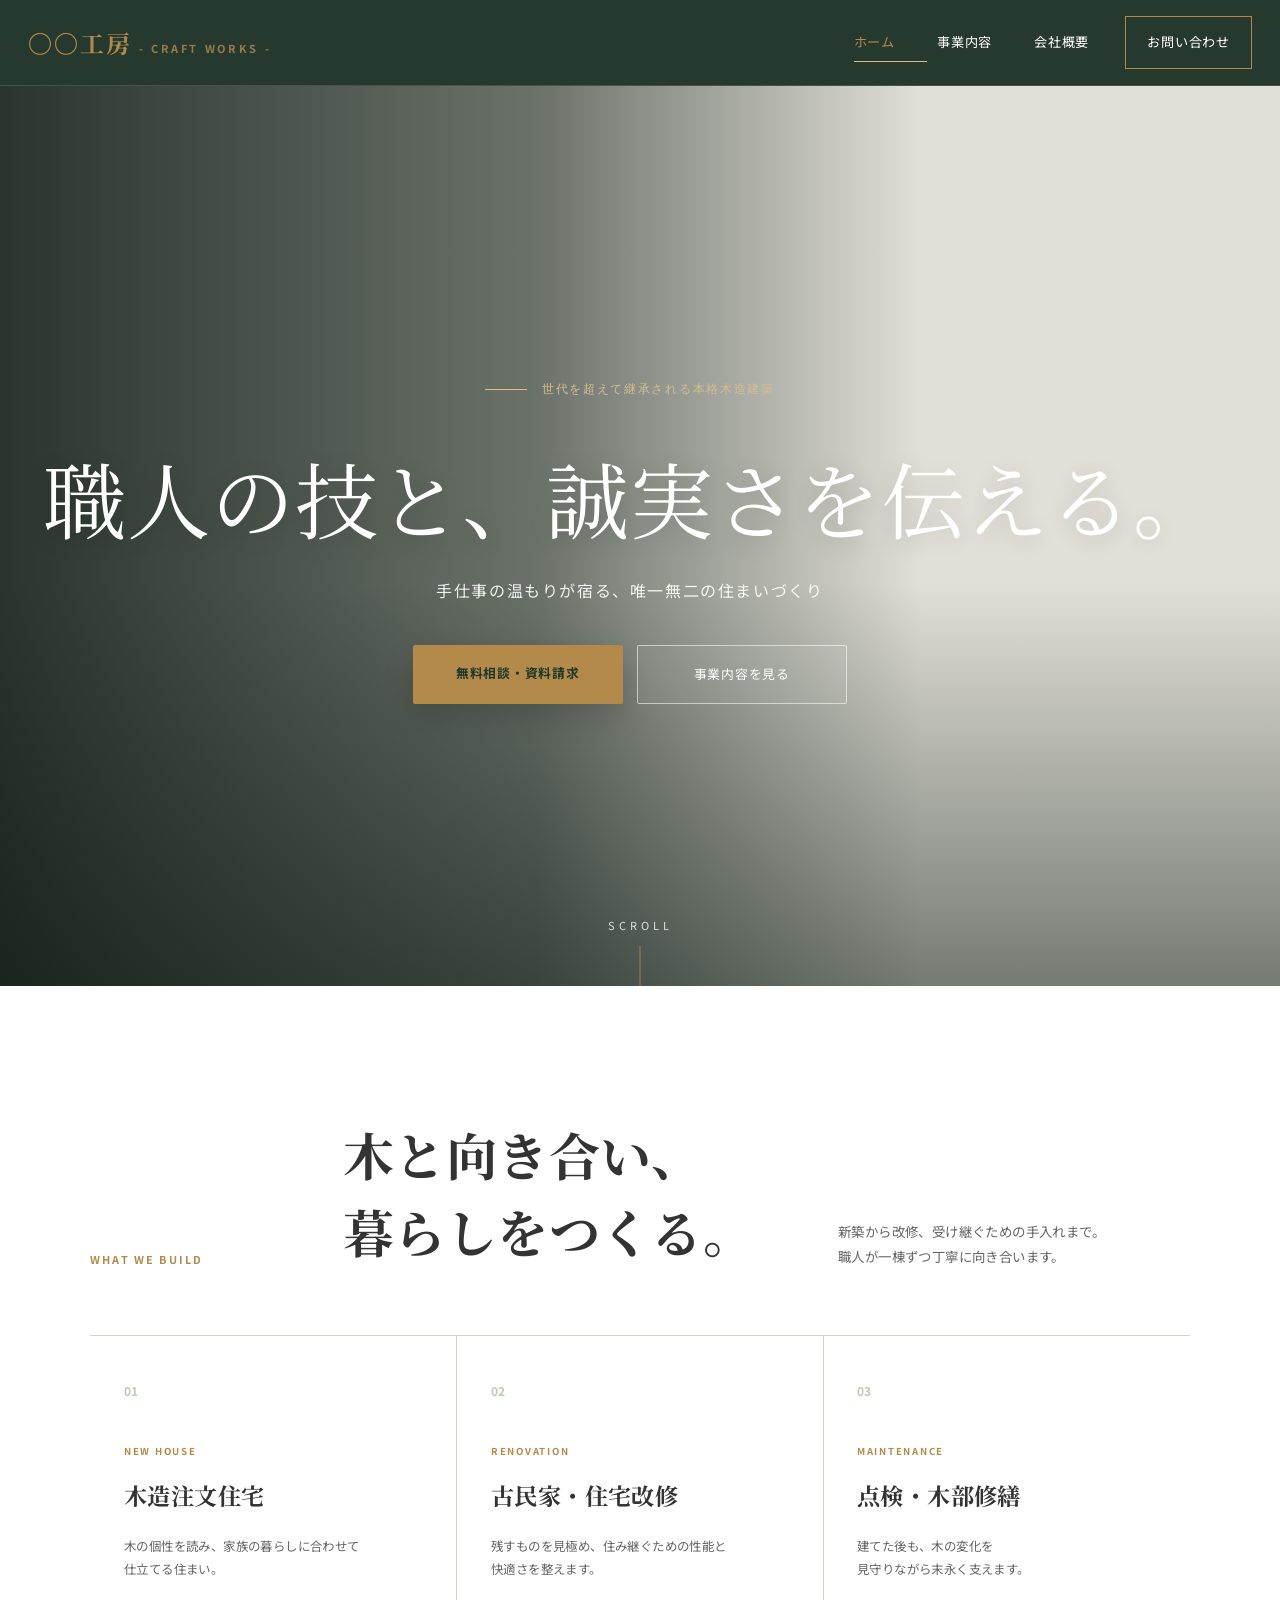
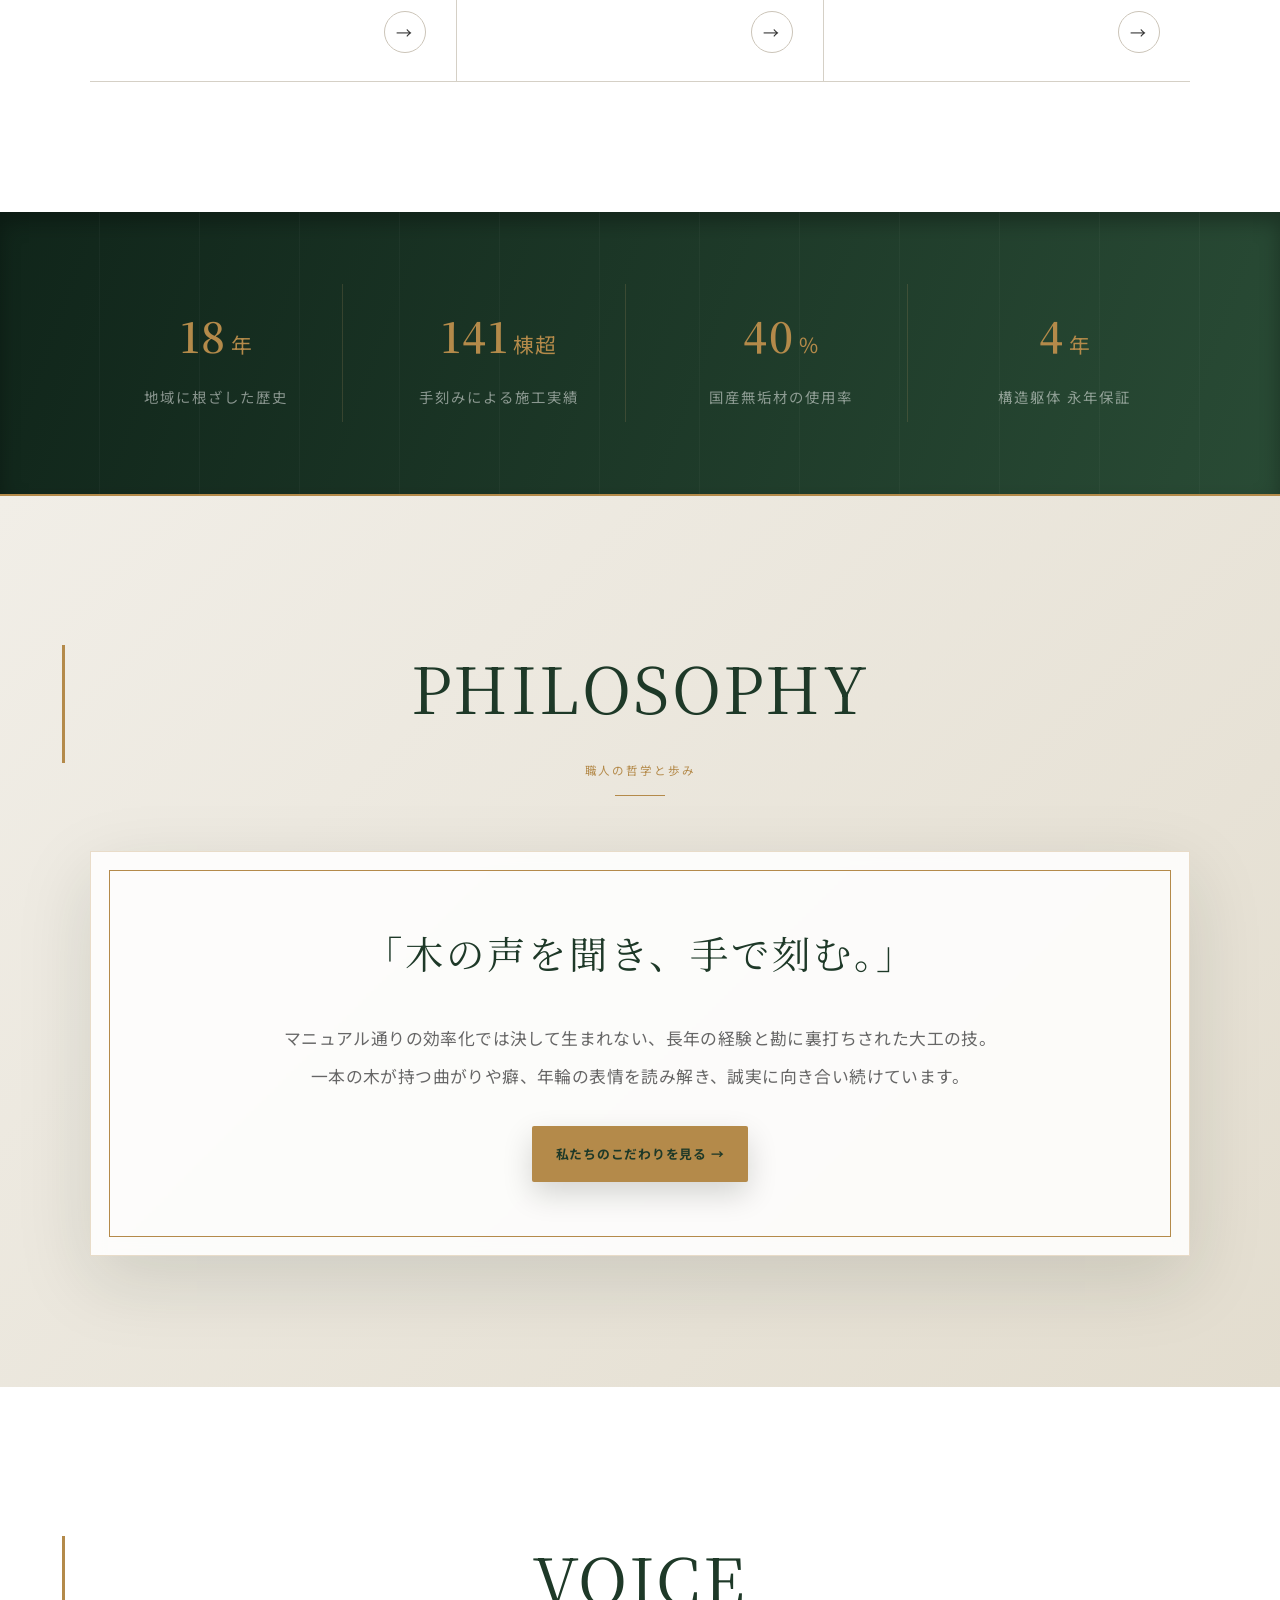
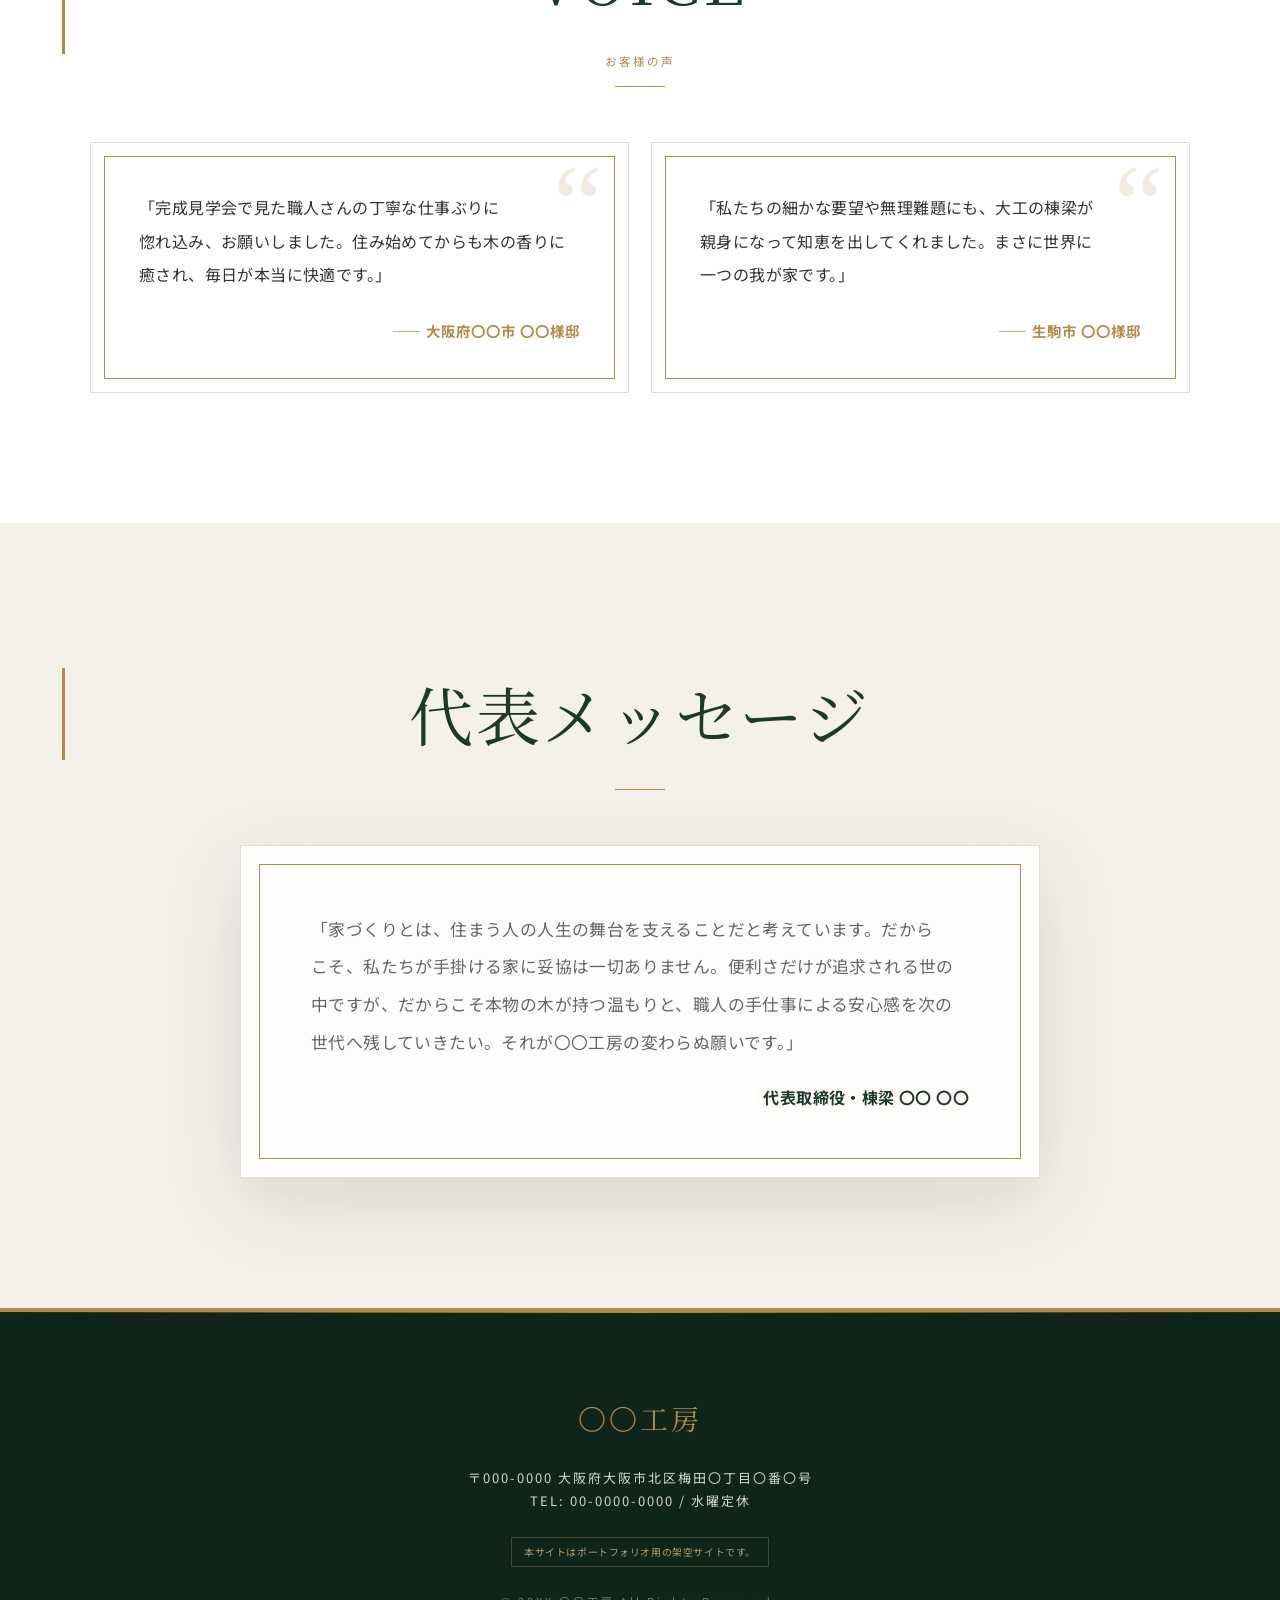
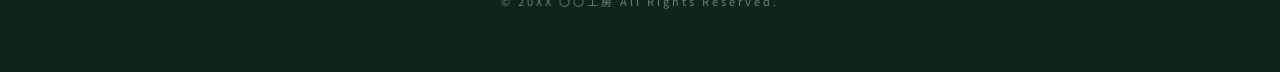
<file: index.html>
<!DOCTYPE html>
<html lang="ja">
<head>
    <meta charset="UTF-8">
    <meta name="viewport" content="width=device-width, initial-scale=1.0">
    <meta name="description" content="関西の木造建築・注文住宅。職人の手仕事と国産無垢材で、世代を超えて住み継ぐ家をつくります。">
    <title>〇〇工房 | 職人の技と誠実さを伝える本格木造建築</title>
    <link rel="preconnect" href="https://fonts.googleapis.com"><link rel="preconnect" href="https://fonts.gstatic.com" crossorigin><link href="https://fonts.googleapis.com/css2?family=Noto+Sans+JP:wght@400;500;600;700&family=Noto+Serif+JP:wght@500;600;700&display=swap" rel="stylesheet"><link rel="icon" href="favicon-craft.svg" type="image/svg+xml">
    <link rel="stylesheet" href="style.css?v=phrase-wrap1">
<meta property="og:type" content="website"><meta property="og:title" content="〇〇工房 | 職人の技と誠実さを伝える本格木造建築"><meta property="og:description" content="木を読み、手で刻む。関西の職人がつくる、世代を超えて住み継ぐ木の家。"><meta property="og:url" content="https://pan1535ipad.github.io/syokunin-sample1/"><meta property="og:image" content="https://pan1535ipad.github.io/syokunin-sample1/assets/craftsman-hero.jpg"><meta name="twitter:card" content="summary_large_image"></head>
<body>
    <div id="loader" class="loader-container">
        <div class="loader-content">
            <span class="loader-logo">〇〇工房</span>
            <div class="loader-bar"></div>
        </div>
    </div>

    <header id="header">
        <a href="index.html" class="logo">〇〇工房<span>- CRAFT WORKS -</span></a>
        <nav class="nav-links" id="nav-links">
            <a href="index.html" class="active">ホーム</a>
            <a href="business.html" >事業内容</a>
            <a href="about.html" >会社概要</a>
            <a href="contact.html" class="btn-contact ">お問い合わせ</a>
        </nav>
        <div class="hamburger" id="hamburger"><span></span><span></span><span></span></div>
    </header>

    <main>
        <section class="hero" style="background-image: url('https://images.unsplash.com/photo-1589939705384-5185137a7f0f?auto=format&fit=crop&w=2000&q=88');">
            <div class="hero-overlay"></div>
            <div class="hero-text fade-in">
                <span class="hero-sub">世代を超えて継承される本格木造建築</span>
                <h1 class="phrase-heading semantic-heading hero-heading"><span class="phrase-unit">職人の</span><wbr><span class="phrase-unit">技と、</span><wbr><span class="phrase-unit">誠実さを</span><wbr><span class="phrase-unit">伝える。</span></h1>
                <p>手仕事の温もりが宿る、唯一無二の住まいづくり</p>
                <div class="hero-btns">
                    <a href="contact.html" class="btn-primary">無料相談・資料請求</a>
                    <a href="business.html" class="btn-secondary">事業内容を見る</a>
                </div>
            </div>
            <div class="scroll-down"><span>SCROLL</span><div class="scroll-line"></div></div>
        </section>

        <section class="home-services"><div class="container"><div class="home-services-head fade-in"><p>WHAT WE BUILD</p><h2 class="phrase-heading semantic-heading service-heading"><span class="phrase-unit">木と</span><wbr><span class="phrase-unit">向き合い、</span><wbr><span class="phrase-unit">暮らしを</span><wbr><span class="phrase-unit">つくる。</span></h2><span>新築から改修、受け継ぐための手入れまで。<br>職人が一棟ずつ丁寧に向き合います。</span></div><div class="home-service-grid"><a href="business.html" class="home-service-card fade-in"><b>01</b><small>NEW HOUSE</small><h3 class="phrase-heading"><span class="phrase-unit">木造注文</span><wbr><span class="phrase-unit">住宅</span></h3><p>木の個性を読み、家族の暮らしに合わせて仕立てる住まい。</p><i>→</i></a><a href="business.html" class="home-service-card fade-in"><b>02</b><small>RENOVATION</small><h3 class="phrase-heading"><span class="phrase-unit">古民家・</span><wbr><span class="phrase-unit">住宅改修</span></h3><p><span class="sp-line">残すものを見極め、</span><span class="sp-line">住み継ぐための性能と快適さを整えます。</span></p><i>→</i></a><a href="business.html" class="home-service-card fade-in"><b>03</b><small>MAINTENANCE</small><h3 class="phrase-heading"><span class="phrase-unit">点検・</span><wbr><span class="phrase-unit">木部修繕</span></h3><p>建てた後も、木の変化を見守りながら末永く支えます。</p><i>→</i></a></div></div></section>

        <section class="stats-section">
            <div class="container stats-grid">
                <div class="stat-item fade-in"><span class="stat-num" data-target="45">0</span><span class="stat-unit">年</span><span class="stat-label">地域に根ざした歴史</span></div>
                <div class="stat-item fade-in"><span class="stat-num" data-target="350">0</span><span class="stat-unit">棟超</span><span class="stat-label">手刻みによる施工実績</span></div>
                <div class="stat-item fade-in"><span class="stat-num" data-target="100">0</span><span class="stat-unit">%</span><span class="stat-label">国産無垢材の使用率</span></div>
                <div class="stat-item fade-in"><span class="stat-num" data-target="10">0</span><span class="stat-unit">年</span><span class="stat-label">構造躯体 永年保証</span></div>
            </div>
        </section>

        <section class="section philosophy-section">
            <div class="container">
                <h2 class="sec-title fade-in">PHILOSOPHY<span class="phrase-heading"><span class="phrase-unit">職人の</span><wbr><span class="phrase-unit">哲学と</span><wbr><span class="phrase-unit">歩み</span></span></h2>
                <div class="philosophy-box fade-in">
                    <p class="philosophy-lead phrase-heading"><span class="phrase-unit">「木の声を</span><wbr><span class="phrase-unit">聞き、</span><wbr><span class="phrase-unit">手で刻む。」</span></p>
                    <p class="philosophy-desc">マニュアル通りの効率化では決して生まれない、長年の経験と勘に裏打ちされた大工の技。<br>一本の木が持つ曲がりや癖、年輪の表情を読み解き、誠実に向き合い続けています。</p>
                    <div style="margin-top: 30px;"><a href="business.html" class="btn-primary" style="display:inline-block;">私たちのこだわりを見る →</a></div>
                </div>
            </div>
        </section>

        <section class="section voice-section">
            <div class="container">
                <h2 class="sec-title fade-in">VOICE<span class="phrase-heading"><span class="phrase-unit">お客様の</span><wbr><span class="phrase-unit">声</span></span></h2>
                <div class="voice-grid">
                    <div class="voice-card fade-in">
                        <p class="voice-text"><span class="sp-line">「完成見学会で見た職人さんの</span><span class="sp-line">丁寧な仕事ぶりに惚れ込み、</span><span class="sp-line">お願いしました。</span><span class="sp-line">住み始めてからも木の香りに癒され、</span><span class="sp-line">毎日が本当に快適です。」</span></p>
                        <p class="voice-author">―― 大阪府〇〇市 〇〇様邸</p>
                    </div>
                    <div class="voice-card fade-in">
                        <p class="voice-text"><span class="sp-line">「私たちの細かな要望や無理難題にも、</span><span class="sp-line">大工の棟梁が親身になって</span><span class="sp-line">知恵を出してくれました。</span><span class="sp-line">まさに世界に一つの我が家です。」</span></p>
                        <p class="voice-author">―― 生駒市 〇〇様邸</p>
                    </div>
                </div>
            </div>
        </section>
        
        <section class="section" style="background: var(--bg-color);">
            <div class="container text-center fade-in">
                <h2 class="phrase-heading sec-title"><span class="phrase-unit">代表</span><wbr><span class="phrase-unit">メッセージ</span></h2>
                <div class="philosophy-box" style="max-width: 800px; margin: 0 auto; text-align: left;">
                    <p class="philosophy-desc" style="margin-bottom: 20px;">
                        「家づくりとは、住まう人の人生の舞台を支えることだと考えています。だからこそ、私たちが手掛ける家に妥協は一切ありません。便利さだけが追求される世の中ですが、だからこそ本物の木が持つ温もりと、職人の手仕事による安心感を次の世代へ残していきたい。それが〇〇工房の変わらぬ願いです。」
                    </p>
                    <p style="text-align: right; font-weight: bold; color: var(--primary-color);">代表取締役・棟梁 〇〇 〇〇</p>
                </div>
            </div>
        </section>
    </main>

    <div id="pageTop" class="page-top">▲</div>
    <footer>
        <div class="footer-content">
            <div class="footer-logo">〇〇工房</div>
            <p>〒000-0000 大阪府大阪市北区梅田〇丁目〇番〇号<br>TEL: 00-0000-0000 / 水曜定休</p>
            <p class="portfolio-note">本サイトはポートフォリオ用の架空サイトです。</p>
            <p class="copyright">&copy; 20XX 〇〇工房 All Rights Reserved.</p>
        </div>
    </footer>
    <script src="script.js?v=phrase-wrap1"></script>
</body>
</html>
</file>
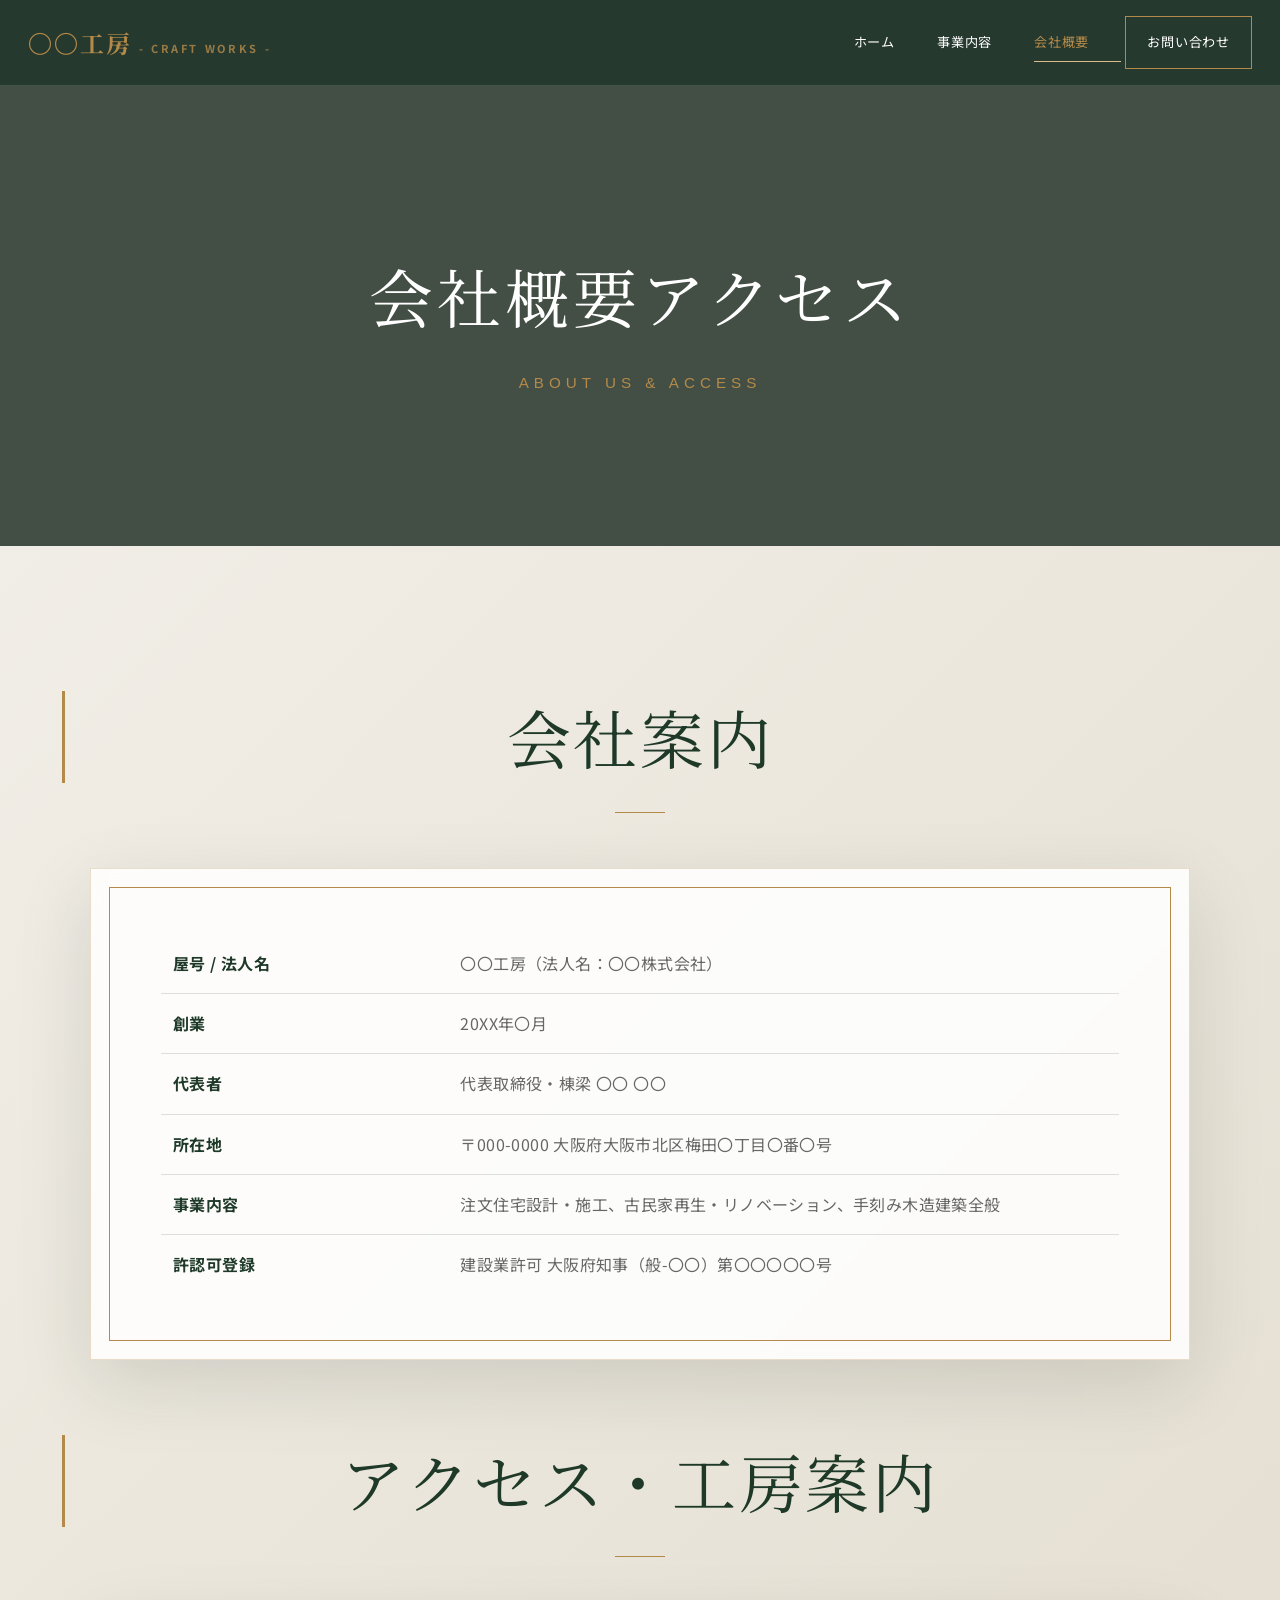
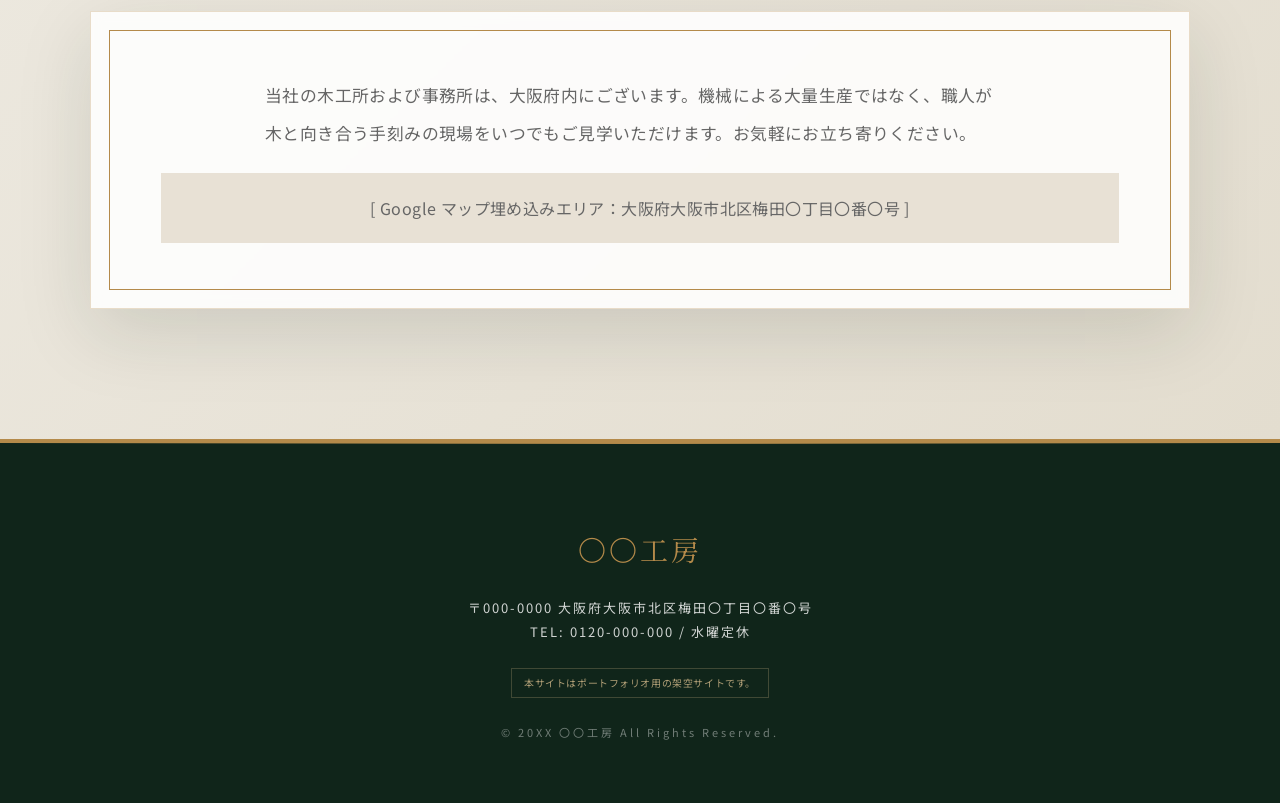
<file: about.html>
<!DOCTYPE html>
<html lang="ja">
<head>
    <meta charset="UTF-8">
    <meta name="viewport" content="width=device-width, initial-scale=1.0">
    <meta name="description" content="〇〇工房の家づくりへの想い、会社概要、代表メッセージをご紹介します。">
    <title>〇〇工房 | 職人の技と誠実さを伝える本格木造建築</title>
    <link rel="preconnect" href="https://fonts.googleapis.com"><link rel="preconnect" href="https://fonts.gstatic.com" crossorigin><link href="https://fonts.googleapis.com/css2?family=Noto+Sans+JP:wght@400;500;600;700&family=Noto+Serif+JP:wght@500;600;700&display=swap" rel="stylesheet"><link rel="icon" href="favicon.svg" type="image/svg+xml">
    <link rel="stylesheet" href="style.css?v=phrase-wrap1">
<meta property="og:type" content="website"><meta property="og:title" content="会社概要 | 〇〇工房"><meta property="og:description" content="木を読み、手で刻む。関西の職人がつくる、世代を超えて住み継ぐ木の家。"><meta property="og:url" content="https://pan1535ipad.github.io/syokunin-sample1/about.html"><meta property="og:image" content="https://pan1535ipad.github.io/syokunin-sample1/assets/craftsman-hero.jpg"><meta name="twitter:card" content="summary_large_image"></head>
<body class="no-loader">
    <div id="loader" class="loader-container">
        <div class="loader-content">
            <span class="loader-logo">〇〇工房</span>
            <div class="loader-bar"></div>
        </div>
    </div>

    <header id="header">
        <a href="index.html" class="logo">〇〇工房<span>- CRAFT WORKS -</span></a>
        <nav class="nav-links" id="nav-links">
            <a href="index.html" >ホーム</a>
            <a href="business.html" >事業内容</a>
            <a href="about.html" class="active">会社概要</a>
            <a href="contact.html" class="btn-contact ">お問い合わせ</a>
        </nav>
        <div class="hamburger" id="hamburger"><span></span><span></span><span></span></div>
    </header>

    <main>
        <section class="sub-hero" style="background: url('https://images.unsplash.com/photo-1513694203232-719a280e022f?auto=format&fit=crop&w=1920&q=80') center/cover fixed;">
            <div class="sub-hero-content fade-in">
                <h1 class="semantic-heading sub-heading"><span class="phrase-heading"><span class="phrase-unit">会社概要</span></span><span class="phrase-heading"><span class="phrase-unit">アクセス</span></span></h1>
                <p>ABOUT US & ACCESS</p>
            </div>
        </section>
        
        <section class="section philosophy-section">
            <div class="container">
                <h2 class="phrase-heading sec-title fade-in"><span class="phrase-unit">会社案内</span></h2>
                <div class="philosophy-box fade-in" style="text-align: left; margin-bottom: 60px;">
                    <table style="width:100%; border-collapse: collapse; line-height: 2.2;">
                        <tr style="border-bottom: 1px solid #ddd;">
                            <th style="width: 30%; color: var(--primary-color); text-align: left; padding: 12px;">屋号 / 法人名</th>
                            <td style="padding: 12px; color: var(--gray-color);">〇〇工房（法人名：〇〇株式会社）</td>
                        </tr>
                        <tr style="border-bottom: 1px solid #ddd;">
                            <th style="text-align: left; color: var(--primary-color); padding: 12px;">創業</th>
                            <td style="padding: 12px; color: var(--gray-color);">20XX年〇月</td>
                        </tr>
                        <tr style="border-bottom: 1px solid #ddd;">
                            <th style="text-align: left; color: var(--primary-color); padding: 12px;">代表者</th>
                            <td style="padding: 12px; color: var(--gray-color);">代表取締役・棟梁 〇〇 〇〇</td>
                        </tr>
                        <tr style="border-bottom: 1px solid #ddd;">
                            <th style="text-align: left; color: var(--primary-color); padding: 12px;">所在地</th>
                            <td style="padding: 12px; color: var(--gray-color);">〒000-0000 大阪府大阪市北区梅田〇丁目〇番〇号</td>
                        </tr>
                        <tr style="border-bottom: 1px solid #ddd;">
                            <th style="text-align: left; color: var(--primary-color); padding: 12px;">事業内容</th>
                            <td style="padding: 12px; color: var(--gray-color);">注文住宅設計・施工、古民家再生・リノベーション、手刻み木造建築全般</td>
                        </tr>
                        <tr>
                            <th style="text-align: left; color: var(--primary-color); padding: 12px;">許認可登録</th>
                            <td style="padding: 12px; color: var(--gray-color);">建設業許可 大阪府知事（般-〇〇）第〇〇〇〇〇号</td>
                        </tr>
                    </table>
                </div>

                <h2 class="phrase-heading sec-title fade-in"><span class="phrase-unit">アクセス・</span><wbr><span class="phrase-unit">工房案内</span></h2>
                <div class="philosophy-box fade-in" style="text-align: left;">
                    <p class="philosophy-desc" style="margin-bottom: 20px;">
                        当社の木工所および事務所は、大阪府内にございます。機械による大量生産ではなく、職人が木と向き合う手刻みの現場をいつでもご見学いただけます。お気軽にお立ち寄りください。
                    </p>
                    <div style="background: var(--sub-bg); padding: 20px; text-align: center; color: var(--gray-color);">
                        [ Google マップ埋め込みエリア：大阪府大阪市北区梅田〇丁目〇番〇号 ]
                    </div>
                </div>
            </div>
        </section>
    </main>

    <div id="pageTop" class="page-top">▲</div>
    <footer>
        <div class="footer-content">
            <div class="footer-logo">〇〇工房</div>
            <p>〒000-0000 大阪府大阪市北区梅田〇丁目〇番〇号<br>TEL: 0120-000-000 / 水曜定休</p>
            <p class="portfolio-note">本サイトはポートフォリオ用の架空サイトです。</p>
            <p class="copyright">&copy; 20XX 〇〇工房 All Rights Reserved.</p>
        </div>
    </footer>
    <script src="script.js?v=phrase-wrap1"></script>
</body>
</html>
</file>
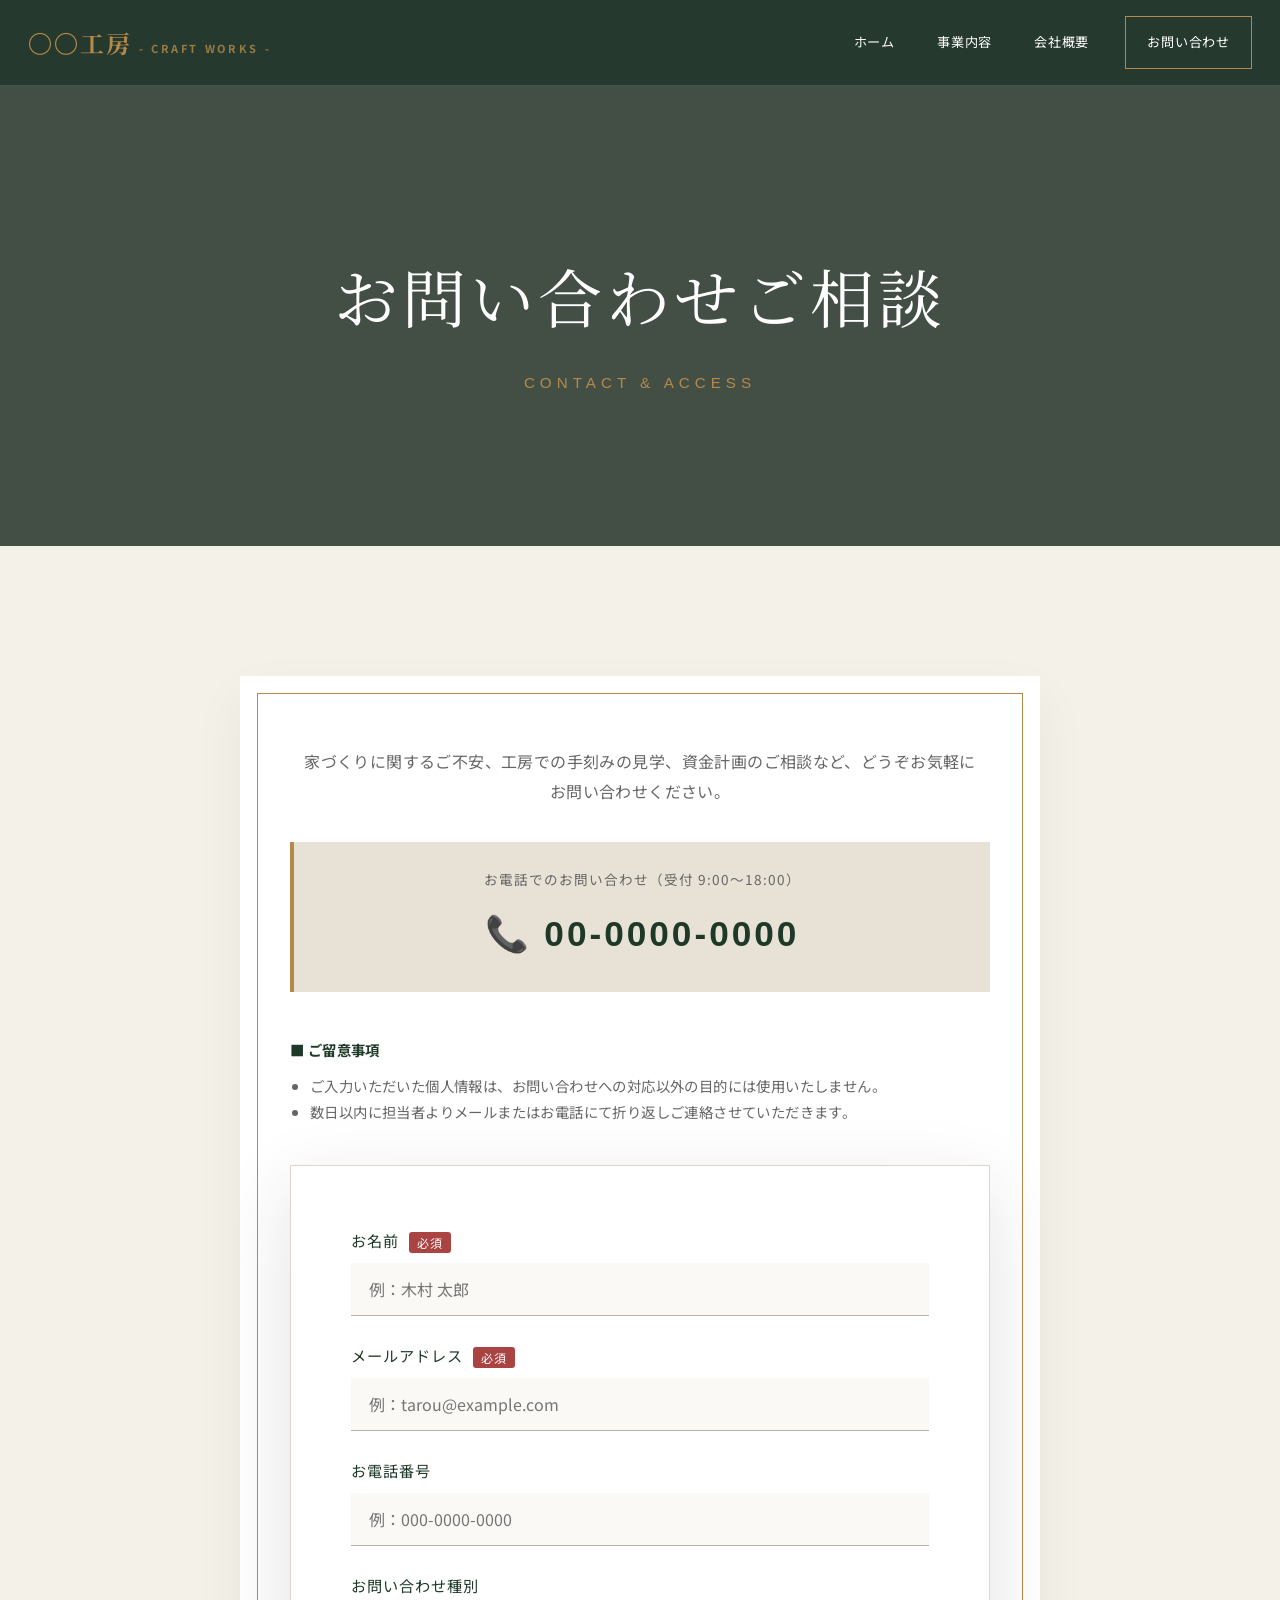
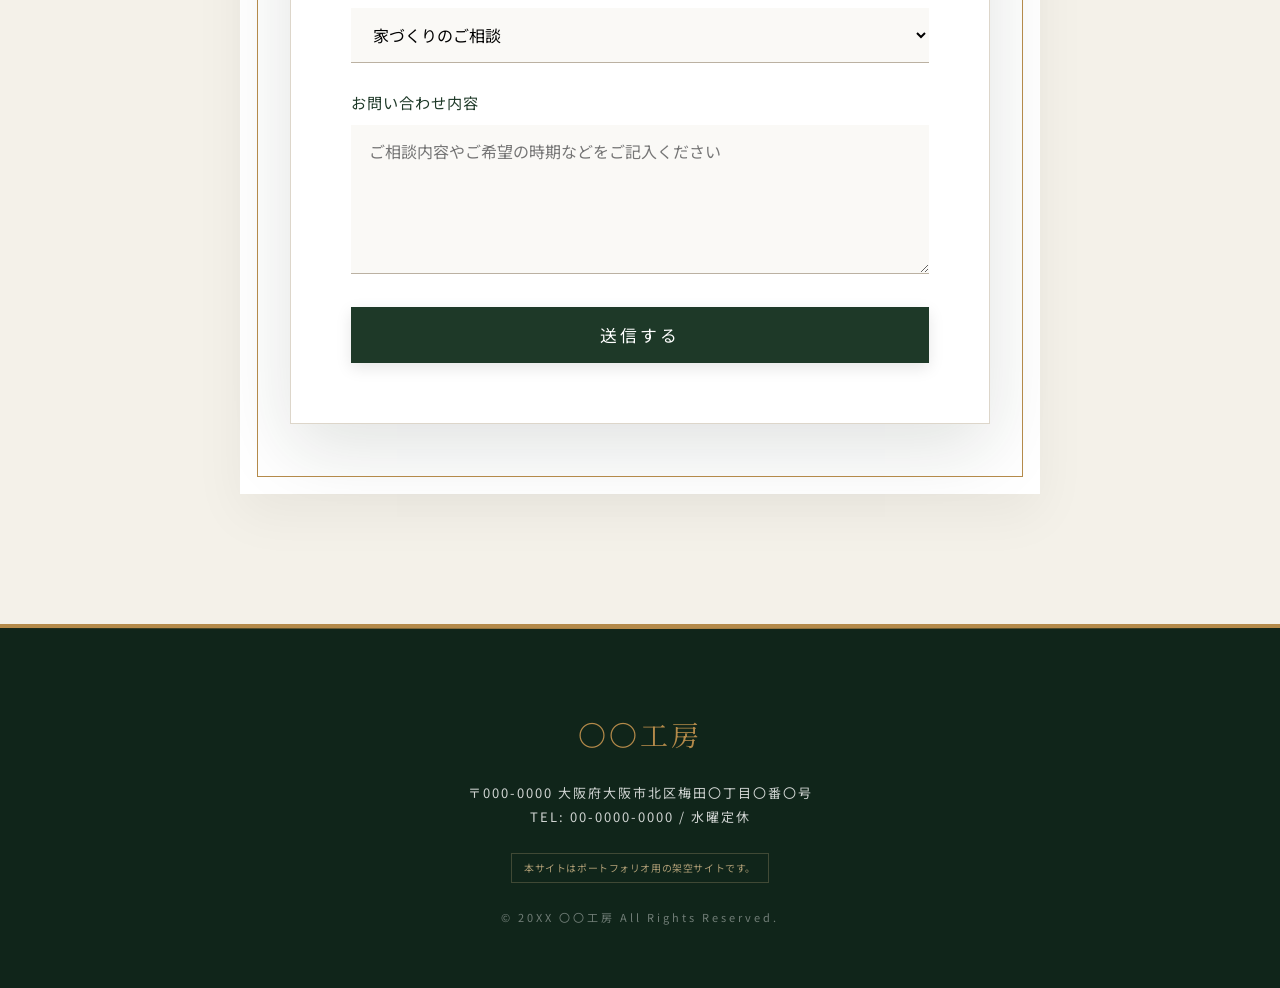
<file: contact.html>
<!DOCTYPE html>
<html lang="ja">
<head>
    <meta charset="UTF-8">
    <meta name="viewport" content="width=device-width, initial-scale=1.0">
    <meta name="description" content="木造住宅の新築・改修・家づくり相談はこちら。">
    <title>〇〇工房 | 職人の技と誠実さを伝える本格木造建築</title>
    <link rel="preconnect" href="https://fonts.googleapis.com"><link rel="preconnect" href="https://fonts.gstatic.com" crossorigin><link href="https://fonts.googleapis.com/css2?family=Noto+Sans+JP:wght@400;500;600;700&family=Noto+Serif+JP:wght@500;600;700&display=swap" rel="stylesheet"><link rel="icon" href="favicon-craft.svg" type="image/svg+xml">
    <link rel="stylesheet" href="style.css?v=phrase-wrap1">
<meta property="og:type" content="website"><meta property="og:title" content="お問い合わせ | 〇〇工房"><meta property="og:description" content="木を読み、手で刻む。関西の職人がつくる、世代を超えて住み継ぐ木の家。"><meta property="og:url" content="https://pan1535ipad.github.io/syokunin-sample1/contact.html"><meta property="og:image" content="https://pan1535ipad.github.io/syokunin-sample1/assets/craftsman-hero.jpg"><meta name="twitter:card" content="summary_large_image"></head>
<body class="no-loader">
    <div id="loader" class="loader-container">
        <div class="loader-content">
            <span class="loader-logo">〇〇工房</span>
            <div class="loader-bar"></div>
        </div>
    </div>

    <header id="header">
        <a href="index.html" class="logo">〇〇工房<span>- CRAFT WORKS -</span></a>
        <nav class="nav-links" id="nav-links">
            <a href="index.html" >ホーム</a>
            <a href="business.html" >事業内容</a>
            <a href="about.html" >会社概要</a>
            <a href="contact.html" class="btn-contact class="active"">お問い合わせ</a>
        </nav>
        <div class="hamburger" id="hamburger"><span></span><span></span><span></span></div>
    </header>

    <main>
        <section class="sub-hero" style="background: url('https://images.unsplash.com/photo-1523413651479-597eb2da0ad6?auto=format&fit=crop&w=1920&q=80') center/cover fixed;">
            <div class="sub-hero-content fade-in">
                <h1 class="semantic-heading contact-heading"><span class="phrase-heading"><span class="phrase-unit">お問い合わせ</span></span><span class="phrase-heading"><span class="phrase-unit">ご相談</span></span></h1>
                <p>CONTACT & ACCESS</p>
            </div>
        </section>
        
        <section class="section contact-section">
            <div class="container">
                <div class="contact-box fade-in">
                    <p><span class="sp-line">家づくりに関するご不安、</span><span class="sp-line">工房での手刻みの見学、</span><span class="sp-line">資金計画のご相談など、</span><span class="sp-line">どうぞお気軽にお問い合わせください。</span></p>
                    <div class="contact-tel">
                        <span>お電話でのお問い合わせ（受付 9:00〜18:00）</span>
                        <a href="tel:0000000000">📞 00-0000-0000</a>
                    </div>
                    
                    <div style="margin-bottom: 40px; font-size: 0.9rem; color: var(--gray-color); line-height: 1.8;">
                        <p style="font-weight: bold; color: var(--primary-color); margin-bottom: 10px;">■ ご留意事項</p>
                        <ul style="padding-left: 20px;">
                            <li>ご入力いただいた個人情報は、お問い合わせへの対応以外の目的には使用いたしません。</li>
                            <li>数日以内に担当者よりメールまたはお電話にて折り返しご連絡させていただきます。</li>
                        </ul>
                    </div>

                    <form class="contact-form" id="contactForm">
                        <div class="form-group">
                            <label>お名前 <span class="required">必須</span></label>
                            <input type="text" id="name" placeholder="例：木村 太郎" required>
                        </div>
                        <div class="form-group">
                            <label>メールアドレス <span class="required">必須</span></label>
                            <input type="email" id="email" placeholder="例：tarou@example.com" required>
                        </div>
                        <div class="form-group">
                            <label>お電話番号</label>
                            <input type="tel" id="phone" placeholder="例：000-0000-0000">
                        </div>
                        <div class="form-group">
                            <label>お問い合わせ種別</label>
                            <select id="category">
                                <option value="consultation">家づくりのご相談</option>
                                <option value="factory">工房見学希望</option>
                                <option value="document">資料請求</option>
                                <option value="other">その他</option>
                            </select>
                        </div>
                        <div class="form-group">
                            <label>お問い合わせ内容</label>
                            <textarea id="message" rows="5" placeholder="ご相談内容やご希望の時期などをご記入ください"></textarea>
                        </div>
                        <button type="submit" class="btn-submit">送信する</button>
                    </form>
                </div>
            </div>
        </section>
    </main>

    <div id="pageTop" class="page-top">▲</div>
    <footer>
        <div class="footer-content">
            <div class="footer-logo">〇〇工房</div>
            <p>〒000-0000 大阪府大阪市北区梅田〇丁目〇番〇号<br>TEL: 00-0000-0000 / 水曜定休</p>
            <p class="portfolio-note">本サイトはポートフォリオ用の架空サイトです。</p>
            <p class="copyright">&copy; 20XX 〇〇工房 All Rights Reserved.</p>
        </div>
    </footer>
    <script src="script.js?v=phrase-wrap1"></script>
</body>
</html>
</file>
<file: style.css>
@charset "UTF-8";

:root {
    --primary-color: #233b2a;
    --primary-dark: #17271c;
    --accent-color: #b89762;
    --accent-light: #d4b581;
    --bg-color: #f6f4ee;
    --card-bg: #ffffff;
    --text-color: #333333;
    --gray-color: #666666;
    --sub-bg: #eae5dc;
    --transition-smooth: all 0.5s cubic-bezier(0.16, 1, 0.3, 1);
}

/* Meaning-based mobile line breaks */
@media(max-width:600px){.sp-line{display:block!important}p br{display:block!important}}

* { margin: 0; padding: 0; box-sizing: border-box; }
html { scroll-behavior: smooth; }

body {
    font-family: 'Hiragino Mincho ProN', 'Noto Serif JP', serif;
    background-color: var(--bg-color);
    color: var(--text-color);
    line-height: 1.9;
    letter-spacing: 0.05em;
    overflow-x: hidden;
}

body.no-loader #loader { display: none !important; }

img { max-width: 100%; height: auto; display: block; }
a { text-decoration: none; color: inherit; transition: var(--transition-smooth); }

/* ==========================================
   スクロールプログレスバー
========================================== */
.scroll-progress {
    position: fixed; top: 0; left: 0; height: 3px;
    background: linear-gradient(90deg, var(--accent-color), var(--accent-light));
    width: 0%; z-index: 99999; transition: width 0.1s linear;
}

/* ==========================================
   ローディング画面
========================================== */
.loader-container {
    position: fixed; inset: 0; background: var(--primary-color);
    z-index: 999999; display: flex; justify-content: center; align-items: center;
    transition: opacity 0.8s cubic-bezier(0.16, 1, 0.3, 1), visibility 0.8s;
}
.loader-container.loaded { opacity: 0; visibility: hidden; }
.loader-content { text-align: center; color: var(--accent-color); }
.loader-logo { font-size: 30px; letter-spacing: 8px; display: block; margin-bottom: 25px; text-shadow: 0 5px 15px rgba(0,0,0,0.3); }
.loader-bar { width: 180px; height: 2px; background: rgba(184, 151, 98, 0.2); position: relative; overflow: hidden; margin: 0 auto; }
.loader-bar::after {
    content: ''; position: absolute; inset: 0; background: var(--accent-color);
    animation: loadBar 1.2s infinite cubic-bezier(0.65, 0, 0.35, 1);
}
@keyframes loadBar {
    0% { transform: translateX(-100%); }
    100% { transform: translateX(100%); }
}

/* ==========================================
   フェードインアニメーション
========================================== */
.fade-in {
    opacity: 0; transform: translateY(40px);
    transition: opacity 1s cubic-bezier(0.16, 1, 0.3, 1), transform 1s cubic-bezier(0.16, 1, 0.3, 1);
    will-change: opacity, transform;
}
.fade-in.active { opacity: 1; transform: translateY(0); }

/* ==========================================
   ヘッダー・ナビゲーション
========================================== */
header {
    background: var(--primary-color); padding: 25px 50px;
    display: flex; justify-content: space-between; align-items: center;
    border-bottom: 1px solid rgba(184, 151, 98, 0.3); position: sticky; top: 0; z-index: 1000; transition: var(--transition-smooth);
}
header.scrolled {
    padding: 15px 50px; background: rgba(35, 59, 42, 0.95); backdrop-filter: blur(10px);
    border-bottom: 1px solid var(--accent-color); box-shadow: 0 10px 30px rgba(0,0,0,0.15);
}
.logo { font-size: 24px; color: var(--accent-color); letter-spacing: 4px; }
.logo span { font-size: 11px; margin-left: 6px; opacity: 0.8; letter-spacing: 2px; }
.nav-links { display: flex; gap: 30px; align-items: center; }
.nav-links a { color: #ffffff; font-size: 13px; letter-spacing: 2px; position: relative; padding: 5px 0; }
.nav-links a::after {
    content: ''; position: absolute; bottom: 0; left: 0; width: 0; height: 1px;
    background: var(--accent-color); transition: width 0.3s cubic-bezier(0.16, 1, 0.3, 1);
}
.nav-links a:hover::after, .nav-links a.active::after { width: 100%; }
.nav-links a:hover, .nav-links a.active { color: var(--accent-color); }
.btn-contact { border: 1px solid var(--accent-color) !important; padding: 10px 22px !important; transition: var(--transition-smooth) !important; }
.btn-contact::after { display: none !important; }
.btn-contact:hover { background: var(--accent-color) !important; color: var(--primary-color) !important; box-shadow: 0 5px 20px rgba(184, 151, 98, 0.3); }

.hamburger { display: none; cursor: pointer; flex-direction: column; gap: 6px; width: 32px; z-index: 1001; }
.hamburger span { display: block; width: 100%; height: 2px; background-color: var(--accent-color); transition: var(--transition-smooth); }

/* ==========================================
   ヒーローセクション
========================================== */
.hero {
    height: 85vh; min-height: 600px; position: relative; display: flex; align-items: center; justify-content: center; text-align: center; overflow: hidden;
}
.hero-overlay { position: absolute; inset: 0; background: linear-gradient(180deg, rgba(35,59,42,0.4) 0%, rgba(23,39,28,0.85) 100%); }
.hero-text { position: relative; z-index: 1; color: #ffffff; padding: 0 20px; max-width: 900px; }
.hero-sub { font-size: 1rem; letter-spacing: 4px; color: var(--accent-color); display: block; margin-bottom: 20px; font-family: sans-serif; text-transform: uppercase; }
.hero-text h1 { font-size: 3.6rem; font-weight: normal; letter-spacing: 6px; margin-bottom: 25px; text-shadow: 0 4px 20px rgba(0,0,0,0.5); line-height: 1.3; }
.hero-text p { font-size: 1.2rem; letter-spacing: 3px; opacity: 0.9; margin-bottom: 40px; }
.hero-btns { display: flex; gap: 25px; justify-content: center; }

.btn-primary, .btn-secondary { padding: 14px 32px; font-size: 14px; letter-spacing: 2px; transition: var(--transition-smooth); border-radius: 2px; position: relative; overflow: hidden; }
.btn-primary { background: var(--accent-color); color: var(--primary-color); font-weight: bold; box-shadow: 0 4px 15px rgba(0,0,0,0.2); }
.btn-primary:hover { background: var(--accent-light); transform: translateY(-3px); box-shadow: 0 8px 25px rgba(184, 151, 98, 0.4); }
.btn-secondary { border: 1px solid #ffffff; color: #ffffff; background: rgba(255,255,255,0.05); backdrop-filter: blur(5px); }
.btn-secondary:hover { background: #ffffff; color: var(--primary-color); transform: translateY(-3px); box-shadow: 0 8px 25px rgba(255,255,255,0.2); }

.scroll-down { position: absolute; bottom: 30px; left: 50%; transform: translateX(-50%); color: #fff; font-size: 11px; letter-spacing: 4px; display: flex; flex-direction: column; align-items: center; gap: 10px; z-index: 2; opacity: 0.8; }
.scroll-line { width: 1px; height: 40px; background: var(--accent-color); animation: scrollLine 2s infinite cubic-bezier(0.65, 0, 0.35, 1); }
@keyframes scrollLine { 0% { transform: scaleY(0); transform-origin: top; } 50% { transform: scaleY(1); transform-origin: top; } 50.1% { transform: scaleY(1); transform-origin: bottom; } 100% { transform: scaleY(0); transform-origin: bottom; } }

/* ==========================================
   サブページヒーロー
========================================== */
.sub-hero { height: 40vh; min-height: 280px; position: relative; display: flex; align-items: center; justify-content: center; text-align: center; }
.sub-hero::after { content: ''; position: absolute; inset: 0; background: rgba(23, 39, 28, 0.8); }
.sub-hero-content { position: relative; z-index: 1; color: #fff; }
.sub-hero-content h1 { font-size: 2.8rem; font-weight: normal; letter-spacing: 4px; margin-bottom: 12px; }
.sub-hero-content p { font-size: 0.95rem; letter-spacing: 5px; color: var(--accent-color); font-family: sans-serif; text-transform: uppercase; }

/* ==========================================
   統計・実績カウンター
========================================== */
.stats-section { background: var(--primary-dark); color: #ffffff; padding: 50px 20px; border-bottom: 2px solid var(--accent-color); box-shadow: inset 0 10px 20px rgba(0,0,0,0.3); }
.stats-grid { display: grid; grid-template-columns: repeat(4, 1fr); text-align: center; gap: 30px; max-width: 1200px; margin: 0 auto; }
.stat-item { padding: 10px; border-right: 1px solid rgba(184, 151, 98, 0.2); }
.stat-item:last-child { border-right: none; }
.stat-num { font-size: 2.6rem; color: var(--accent-color); font-weight: bold; letter-spacing: 2px; display: inline-block; }
.stat-unit { font-size: 1.3rem; color: var(--accent-color); margin-left: 4px; }
.stat-label { display: block; font-size: 0.9rem; letter-spacing: 2px; opacity: 0.8; margin-top: 8px; }

/* ==========================================
   共通セクションデザイン
========================================== */
.section { padding: 120px 20px; }
.container { max-width: 1100px; margin: 0 auto; }
.sec-title { text-align: center; font-size: 2.4rem; color: var(--primary-color); font-weight: normal; letter-spacing: 5px; margin-bottom: 60px; position: relative; }
.sec-title::after { content: ''; position: absolute; bottom: -15px; left: 50%; transform: translateX(-50%); width: 50px; height: 1px; background: var(--accent-color); }
.sec-title span { display: block; font-size: 0.95rem; color: var(--accent-color); margin-top: 10px; font-family: sans-serif; letter-spacing: 3px; text-transform: uppercase; }

/* ==========================================
   哲学・こだわりセクション
========================================== */
.philosophy-section { background-color: var(--bg-color); text-align: center; }
.philosophy-box { background: var(--card-bg); padding: 70px 50px; outline: 1px solid var(--accent-color); outline-offset: -20px; box-shadow: 0 20px 50px rgba(0,0,0,0.05); position: relative; transition: var(--transition-smooth); }
.philosophy-box:hover { box-shadow: 0 30px 60px rgba(35,59,42,0.08); }
.philosophy-lead { font-size: 1.7rem; color: var(--primary-color); margin-bottom: 30px; letter-spacing: 3px; }
.philosophy-desc { color: var(--gray-color); font-size: 1.05rem; max-width: 750px; margin: 0 auto; line-height: 2; }

/* カードグリッド（こだわり・選ばれる理由） */
.craft-section { background-color: var(--sub-bg); }
.craft-grid { display: grid; grid-template-columns: repeat(3, 1fr); gap: 40px; }
.craft-card { background: var(--card-bg); outline: 1px solid var(--accent-color); outline-offset: -12px; display: flex; flex-direction: column; transition: var(--transition-smooth); box-shadow: 0 10px 30px rgba(0,0,0,0.03); }
.craft-card:hover { transform: translateY(-8px); box-shadow: 0 20px 40px rgba(35,59,42,0.12); }
.craft-card img { width: 100%; height: 200px; object-fit: cover; transition: transform 0.8s cubic-bezier(0.16, 1, 0.3, 1); }
.craft-card:hover img { transform: scale(1.05); }
.craft-card-content { padding: 30px; }
.craft-card h3 { color: var(--primary-color); font-size: 1.2rem; font-weight: normal; letter-spacing: 2px; margin-bottom: 15px; border-bottom: 1px solid rgba(184, 151, 98, 0.4); padding-bottom: 10px; }
.craft-card p { color: var(--gray-color); font-size: 0.95rem; }

/* タブ切り替えシステム */
.tab-buttons { display: flex; justify-content: center; gap: 20px; margin-bottom: 50px; }
.tab-btn { background: var(--card-bg); border: 1px solid var(--accent-color); padding: 14px 30px; font-family: inherit; font-size: 1rem; color: var(--primary-color); cursor: pointer; transition: var(--transition-smooth); letter-spacing: 2px; }
.tab-btn.active, .tab-btn:hover { background: var(--primary-color); color: var(--accent-color); box-shadow: 0 5px 20px rgba(35,59,42,0.2); }
.tab-content-container { background: var(--card-bg); outline: 1px solid var(--accent-color); outline-offset: -15px; padding: 60px; box-shadow: 0 20px 40px rgba(0,0,0,0.04); }
.tab-panel { display: none; opacity: 0; transform: translateY(15px); transition: var(--transition-smooth); }
.tab-panel.active { display: block; opacity: 1; transform: translateY(0); }
.tab-panel-grid { display: flex; align-items: center; gap: 50px; }
.tab-panel-grid img { width: 45%; height: 320px; object-fit: cover; box-shadow: 10px 10px 0px var(--accent-color); }
.tab-panel-text { flex: 1; }
.tab-panel-text h3 { font-size: 1.5rem; color: var(--primary-color); font-weight: normal; margin-bottom: 20px; letter-spacing: 2px; border-bottom: 1px solid var(--accent-color); padding-bottom: 10px; }
.tab-panel-text p { color: var(--gray-color); font-size: 1rem; line-height: 2; }

/* ==========================================
   施工事例（ギャラリー・フィルター）
========================================== */
.gallery-section { background-color: var(--bg-color); }
.filter-buttons { display: flex; justify-content: center; gap: 15px; margin-bottom: 50px; }
.filter-btn { background: var(--card-bg); border: 1px solid var(--accent-color); padding: 10px 25px; font-family: inherit; font-size: 0.95rem; color: var(--primary-color); cursor: pointer; transition: var(--transition-smooth); letter-spacing: 1px; }
.filter-btn.active, .filter-btn:hover { background: var(--primary-color); color: var(--accent-color); }
.gallery-grid { display: grid; grid-template-columns: repeat(3, 1fr); gap: 35px; }
.gallery-item { background: var(--card-bg); box-shadow: 0 10px 30px rgba(0,0,0,0.04); overflow: hidden; border: 1px solid #e5e0d8; transition: var(--transition-smooth); }
.gallery-item.hide { display: none; }
.gallery-item:hover { transform: translateY(-8px); box-shadow: 0 20px 40px rgba(0,0,0,0.1); }
.gallery-item img { width: 100%; height: 220px; object-fit: cover; transition: transform 0.8s cubic-bezier(0.16, 1, 0.3, 1); cursor: pointer; }
.gallery-item:hover img { transform: scale(1.08); }
.gallery-info { padding: 25px; }
.gallery-info .tag { display: inline-block; font-size: 0.75rem; background: var(--primary-color); color: var(--accent-color); padding: 4px 12px; margin-bottom: 12px; letter-spacing: 2px; }
.gallery-info h3 { font-size: 1.15rem; color: var(--primary-color); margin-bottom: 10px; font-weight: normal; letter-spacing: 1px; }
.gallery-info p { font-size: 0.9rem; color: var(--gray-color); }

/* ライトボックス・モーダル */
.lightbox-modal { display: none; position: fixed; z-index: 999999; inset: 0; background: rgba(15, 25, 18, 0.92); backdrop-filter: blur(8px); justify-content: center; align-items: center; }
.lightbox-modal.active { display: flex; }
.lightbox-img { max-width: 85%; max-height: 85vh; border: 3px solid var(--accent-color); box-shadow: 0 0 40px rgba(0,0,0,0.6); animation: zoomIn 0.5s cubic-bezier(0.16, 1, 0.3, 1); }
@keyframes zoomIn { from { transform: scale(0.9); opacity: 0; } to { transform: scale(1); opacity: 1; } }
.lightbox-close { position: absolute; top: 35px; right: 45px; color: #fff; font-size: 45px; cursor: pointer; font-family: sans-serif; transition: var(--transition-smooth); }
.lightbox-close:hover { color: var(--accent-color); transform: rotate(90deg); }

/* ==========================================
   お客様の声
========================================== */
.voice-section { background-color: var(--sub-bg); }
.voice-grid { display: grid; grid-template-columns: repeat(2, 1fr); gap: 40px; }
.voice-card { background: var(--card-bg); padding: 50px; outline: 1px solid var(--accent-color); outline-offset: -15px; box-shadow: 0 15px 35px rgba(0,0,0,0.03); transition: var(--transition-smooth); }
.voice-card:hover { transform: translateY(-5px); box-shadow: 0 25px 50px rgba(35,59,42,0.08); }
.voice-text { font-size: 1rem; color: var(--text-color); margin-bottom: 25px; line-height: 2; }
.voice-author { text-align: right; font-size: 0.9rem; color: var(--primary-color); font-weight: bold; letter-spacing: 1px; }

/* ==========================================
   お問い合わせフォーム
========================================== */
.contact-section { background-color: var(--bg-color); }
.contact-box { background: var(--card-bg); padding: 70px 50px; outline: 1px solid var(--accent-color); outline-offset: -18px; text-align: left; max-width: 800px; margin: 0 auto; box-shadow: 0 20px 50px rgba(0,0,0,0.05); }
.contact-box > p { color: var(--gray-color); margin-bottom: 35px; text-align: center; }
.contact-tel { text-align: center; background: var(--sub-bg); padding: 25px; margin-bottom: 45px; border-left: 4px solid var(--accent-color); }
.contact-tel span { display: block; font-size: 0.85rem; color: var(--gray-color); margin-bottom: 8px; letter-spacing: 1px; }
.contact-tel a { font-size: 2.2rem; font-family: sans-serif; letter-spacing: 3px; font-weight: bold; color: var(--primary-color); }

.contact-form .form-group { margin-bottom: 25px; }
.contact-form label { display: block; font-size: 0.95rem; color: var(--primary-color); margin-bottom: 8px; letter-spacing: 1px; }
.required { font-size: 0.75rem; background: #a94442; color: #fff; padding: 2px 8px; border-radius: 3px; margin-left: 6px; vertical-align: middle; }
.contact-form input, .contact-form select, .contact-form textarea { width: 100%; padding: 14px 18px; border: 1px solid #dcd6cd; background: #fcfcfc; font-family: inherit; font-size: 1rem; transition: var(--transition-smooth); }
.contact-form input:focus, .contact-form select:focus, .contact-form textarea:focus { outline: none; border-color: var(--accent-color); background: #ffffff; box-shadow: 0 0 10px rgba(184, 151, 98, 0.2); }

.btn-submit { display: block; width: 100%; padding: 16px; background: var(--primary-color); color: #ffffff; border: none; font-family: inherit; font-size: 1.05rem; letter-spacing: 3px; cursor: pointer; transition: var(--transition-smooth); margin-top: 10px; box-shadow: 0 5px 15px rgba(0,0,0,0.1); }
.btn-submit:hover { background: var(--accent-color); color: var(--primary-color); transform: translateY(-3px); box-shadow: 0 10px 25px rgba(184, 151, 98, 0.4); }

/* ==========================================
   ページトップボタン・フッター
========================================== */
.page-top { position: fixed; bottom: 35px; right: 35px; width: 50px; height: 50px; background: var(--primary-color); color: var(--accent-color); border: 1px solid var(--accent-color); display: flex; justify-content: center; align-items: center; cursor: pointer; z-index: 999; opacity: 0; visibility: hidden; transition: var(--transition-smooth); box-shadow: 0 5px 20px rgba(0,0,0,0.2); }
.page-top.active { opacity: 1; visibility: visible; }
.page-top:hover { background: var(--accent-color); color: var(--primary-color); transform: translateY(-5px); }

footer { background: var(--primary-color); color: #ffffff; text-align: center; padding: 60px 20px; border-top: 4px solid var(--accent-color); letter-spacing: 2px; font-size: 13px; }
.footer-logo { font-size: 22px; color: var(--accent-color); margin-bottom: 20px; letter-spacing: 4px; }
footer p { opacity: 0.8; line-height: 1.8; }
.copyright { margin-top: 25px; font-size: 11px; opacity: 0.4; letter-spacing: 3px; }

/* ==========================================
   レスポンシブ対応
========================================== */
@media (max-width: 900px) {
    .craft-grid, .gallery-grid, .stats-grid, .voice-grid { grid-template-columns: 1fr; }
    .stats-grid { gap: 20px; }
    .stat-item { border-right: none; border-bottom: 1px solid rgba(184, 151, 98, 0.2); padding-bottom: 15px; }
    .stat-item:last-child { border-bottom: none; }
    .tab-panel-grid { flex-direction: column; }
    .tab-panel-grid img { width: 100%; height: 220px; box-shadow: 5px 5px 0px var(--accent-color); }
    .tab-buttons { flex-direction: column; }
}

@media (max-width: 768px) {
    header { padding: 15px 20px; }
    .hamburger { display: flex; }
    .hamburger.active span:nth-child(1) { transform: translateY(8px) rotate(45deg); }
    .hamburger.active span:nth-child(2) { opacity: 0; }
    .hamburger.active span:nth-child(3) { transform: translateY(-8px) rotate(-45deg); }
    .nav-links { display: none; flex-direction: column; position: absolute; top: 100%; left: 0; right: 0; background: var(--primary-color); padding: 40px 20px; text-align: center; border-bottom: 2px solid var(--accent-color); box-shadow: 0 20px 30px rgba(0,0,0,0.2); }
    .nav-links.active { display: flex; }
    .hero-text h1 { font-size: 2.3rem; letter-spacing: 3px; }
    .section { padding: 80px 20px; }
    .philosophy-box, .contact-box, .tab-content-container, .voice-card { padding: 35px 20px; outline-offset: -10px; }
    .contact-tel a { font-size: 1.6rem; }
}


/* =========================================
   ChatGPT refinement layer
   Original Gemini styles are preserved above.
   ========================================= */
:root{--primary-color:#1e3928;--primary-dark:#10251a;--accent-color:#b48a4a;--accent-light:#d8bd8d;--bg-color:#f4f1e9;--sub-bg:#e8e1d5;--shadow:0 24px 70px rgba(20,35,24,.13)}
body{font-family:"Noto Sans JP",sans-serif;letter-spacing:.025em}h1,h2,h3,.logo,.footer-logo,.philosophy-lead{font-family:"Noto Serif JP",serif}body:before{content:"";position:fixed;z-index:9999;left:0;top:0;height:3px;width:var(--scroll-progress,0);background:linear-gradient(90deg,var(--accent-color),var(--accent-light));pointer-events:none}
#header{height:86px;padding:0 max(28px,calc((100% - 1280px)/2));background:rgba(16,37,26,.9);backdrop-filter:blur(12px);border-bottom:1px solid rgba(255,255,255,.13);transition:.35s}#header.scrolled{height:72px;background:rgba(16,37,26,.97);box-shadow:0 12px 35px rgba(0,0,0,.16)}.logo{font-weight:700;letter-spacing:.09em}.logo span{font-family:"Noto Sans JP";letter-spacing:.24em}.nav-links{gap:10px}.nav-links>a{padding:12px 16px;font-size:.82rem;letter-spacing:.06em}.nav-links>a:not(.btn-contact):after{content:"";position:absolute;left:16px;right:16px;bottom:5px;height:1px;background:var(--accent-light);transform:scaleX(0);transform-origin:left;transition:.3s}.nav-links>a:hover:after,.nav-links>a.active:after{transform:scaleX(1)}.btn-contact{margin-left:10px!important;padding:13px 21px!important;border:1px solid var(--accent-light);background:transparent!important}.btn-contact:hover{color:var(--primary-dark)!important;background:var(--accent-light)!important}
.hero{min-height:720px;height:100svh!important;background-position:center!important;background-size:cover!important;background-attachment:scroll!important}.hero-overlay{background:linear-gradient(90deg,rgba(8,22,14,.86) 0%,rgba(8,22,14,.58) 42%,rgba(8,22,14,.08) 72%),linear-gradient(0deg,rgba(8,22,14,.5),transparent 45%)}.hero-text{max-width:1280px;padding-left:0}.hero-sub{display:inline-flex;align-items:center;gap:15px;color:var(--accent-light);font-size:.76rem;letter-spacing:.14em}.hero-sub:before{content:"";width:42px;height:1px;background:var(--accent-light)}.hero h1{margin:22px 0;font-size:clamp(3rem,6.5vw,6.4rem);line-height:1.32;letter-spacing:.01em;text-shadow:0 4px 24px rgba(0,0,0,.18)}.hero-text>p{font-size:1rem;letter-spacing:.1em}.hero-btns{display:flex;gap:14px;margin-top:38px}.btn-primary,.btn-secondary{position:relative;overflow:hidden;min-width:210px;padding:16px 24px!important;text-align:center;font-size:.8rem;letter-spacing:.06em}.btn-primary{box-shadow:0 12px 30px rgba(0,0,0,.16)}.btn-primary:hover{transform:translateY(-3px)}.btn-secondary{border-color:rgba(255,255,255,.55)!important}.scroll-down{right:max(25px,calc((100% - 1280px)/2));bottom:0}
.home-services{padding:130px 0;background:#fff}.home-services-head{display:grid;grid-template-columns:.45fr 1fr .8fr;gap:55px;align-items:end;margin-bottom:65px}.home-services-head>p{margin:0;color:var(--accent-color);font-size:.68rem;font-weight:700;letter-spacing:.2em}.home-services-head h2{margin:0;font-size:clamp(2.2rem,4vw,3.9rem);line-height:1.5}.home-services-head>span{color:var(--gray-color);font-size:.84rem}.home-service-grid{display:grid;grid-template-columns:repeat(3,1fr);border-top:1px solid #d5d0c6;border-bottom:1px solid #d5d0c6}.home-service-card{position:relative;min-height:345px;padding:38px 34px;border-right:1px solid #d5d0c6;transition:.4s}.home-service-card:last-child{border:0}.home-service-card>b{color:#c9c3b8;font-size:.75rem}.home-service-card small{display:block;margin-top:38px;color:var(--accent-color);font-size:.6rem;font-weight:700;letter-spacing:.18em}.home-service-card h3{margin:12px 0 18px;font-size:1.45rem}.home-service-card p{color:var(--gray-color);font-size:.78rem}.home-service-card i{position:absolute;right:30px;bottom:28px;width:42px;height:42px;display:grid;place-items:center;border:1px solid #cbc4b8;border-radius:50%;font-style:normal;transition:.3s}.home-service-card:hover{color:#fff;background:var(--primary-color);transform:translateY(-8px);box-shadow:var(--shadow)}.home-service-card:hover p,.home-service-card:hover small{color:#d7ddd8}.home-service-card:hover i{color:var(--primary-color);background:var(--accent-light);border-color:var(--accent-light)}
.stats-section{position:relative;padding:72px 0;background:linear-gradient(110deg,var(--primary-dark),#294b35)}.stats-section:after{content:"";position:absolute;inset:0;opacity:.06;background:repeating-linear-gradient(90deg,transparent 0 99px,#fff 100px)}.stats-grid{position:relative;z-index:1}.stat-item{padding:12px 25px}.stat-num{font-family:"Noto Serif JP";font-weight:600}.stat-label{color:rgba(255,255,255,.62)}
.section{padding-top:130px;padding-bottom:130px}.sec-title{position:relative;margin-bottom:70px;font-size:clamp(2.4rem,5vw,4.5rem);letter-spacing:.04em}.sec-title:before{content:"";position:absolute;left:-28px;top:12%;width:3px;height:76%;background:var(--accent-color)}.sec-title span{margin-top:12px;font-family:"Noto Sans JP";font-size:.72rem;letter-spacing:.16em}.philosophy-section{background:linear-gradient(135deg,#f1eee7,#e3ddcf)}.philosophy-box{padding:65px 70px!important;border:1px solid rgba(180,138,74,.28);box-shadow:var(--shadow);background:rgba(255,255,255,.86)!important;backdrop-filter:blur(7px)}.philosophy-lead{font-size:clamp(1.8rem,3vw,2.65rem)!important;color:var(--primary-color)}.philosophy-desc{line-height:2.25}.voice-section{background:#fff}.voice-grid{gap:22px}.voice-card{position:relative;padding:48px!important;border:1px solid #e2ded6!important;box-shadow:none!important;transition:.35s}.voice-card:before{content:"“";position:absolute;right:25px;top:5px;color:rgba(180,138,74,.18);font-family:serif;font-size:7rem;line-height:1}.voice-card:hover{transform:translateY(-7px);box-shadow:var(--shadow)!important}.voice-text{position:relative;line-height:2.1}.voice-author{color:var(--accent-color)!important}.craft-card,.gallery-item,.contact-form,.company-table{border-radius:0!important}.craft-card{border:1px solid #ded8cd!important;box-shadow:none!important}.craft-card:hover{box-shadow:var(--shadow)!important}.craft-card img{transition:transform .7s}.craft-card:hover img{transform:scale(1.05)}.gallery-grid{gap:12px!important}.gallery-item{overflow:hidden}.gallery-item img{transition:filter .4s,transform .6s}.gallery-item:hover img{transform:scale(1.04);filter:saturate(.8) contrast(1.05)}.sub-hero{min-height:460px!important;background-attachment:scroll!important}.sub-hero .hero-overlay{background:linear-gradient(90deg,rgba(8,22,14,.84),rgba(8,22,14,.3))}.sub-hero h1{font-size:clamp(2.7rem,5vw,5rem)!important}.contact-form{padding:60px!important;border:1px solid #ddd6ca;box-shadow:var(--shadow)!important}.form-group input,.form-group textarea,.form-group select{border:0!important;border-bottom:1px solid #bbb1a2!important;border-radius:0!important;background:#faf9f6!important}.form-group input:focus,.form-group textarea:focus,.form-group select:focus{border-color:var(--accent-color)!important;box-shadow:0 3px 0 rgba(180,138,74,.16)!important}.page-top{right:25px;bottom:25px;width:50px;height:50px;border-radius:50%;color:#fff;background:var(--primary-color);box-shadow:0 8px 25px rgba(0,0,0,.18)}
footer{position:relative;padding-top:80px!important;background:var(--primary-dark)!important}footer:before{content:"";position:absolute;left:0;right:0;top:0;height:1px;background:linear-gradient(90deg,transparent,var(--accent-color),transparent)}.footer-logo{font-size:1.75rem!important;letter-spacing:.1em}.portfolio-note{display:inline-block;margin:25px 0 0!important;padding:5px 12px;border:1px solid rgba(216,189,141,.3);color:var(--accent-light)!important;font-size:.62rem!important;letter-spacing:.06em}
.fade-in{transform:translateY(30px)}.fade-in.visible{transform:none}
@media(max-width:900px){#header{height:72px;padding:0 20px}.nav-links{top:72px!important;background:rgba(16,37,26,.99)!important}.hero{min-height:700px;background-position:65% center!important}.hero-text{padding:0 25px!important}.hero h1{font-size:clamp(2.7rem,11vw,4.8rem)}.home-services-head{grid-template-columns:1fr;gap:20px}.home-service-grid{grid-template-columns:1fr}.home-service-card{min-height:auto;padding:32px 25px 75px;border-right:0;border-bottom:1px solid #d5d0c6}.home-service-card:last-child{border-bottom:0}.home-service-card small{margin-top:22px}.section{padding-top:90px;padding-bottom:90px}.philosophy-box{padding:42px 30px!important}.voice-grid{grid-template-columns:1fr!important}.contact-form{padding:38px 24px!important}.sub-hero{min-height:390px!important}.sub-hero[style]{background-position:center!important}}
@media(max-width:560px){.hero{background-position:68% center!important}.hero-overlay{background:linear-gradient(90deg,rgba(8,22,14,.87),rgba(8,22,14,.42))}.hero-text{justify-content:center!important}.hero-sub{font-size:.65rem}.hero h1{font-size:2.75rem}.hero-text>p{font-size:.8rem}.hero-btns{width:100%;flex-direction:column}.btn-primary,.btn-secondary{width:100%;min-width:0}.home-services{padding:85px 0}.home-services-head h2{font-size:2.35rem}.stats-grid{grid-template-columns:1fr 1fr!important}.stat-item{padding:25px 10px}.stat-num{font-size:2.5rem!important}.sec-title{margin-bottom:45px;font-size:2.6rem}.sec-title:before{left:-15px}.philosophy-box{padding:35px 22px!important}.voice-card{padding:35px 25px!important}.craft-grid{grid-template-columns:1fr!important}.gallery-grid{grid-template-columns:1fr!important}.sub-hero{min-height:350px!important}.contact-form{padding:32px 18px!important}}
@media(prefers-reduced-motion:reduce){html{scroll-behavior:auto}.fade-in{opacity:1!important;transform:none!important;transition:none!important}.home-service-card,.voice-card{transition:none}}


/* Shared finishing details */
.fade-in.active{opacity:1;transform:none}
.craft-404{min-height:100vh;padding:130px 25px 80px;display:grid;place-items:center;text-align:center;color:#fff;background:linear-gradient(90deg,rgba(8,22,14,.9),rgba(8,22,14,.4)),url("assets/craftsman-hero.jpg") 68% center/cover}
.craft-404>div{max-width:760px}.craft-404 small{color:var(--accent-light);font-size:.65rem;font-weight:700;letter-spacing:.22em}.craft-404 strong{display:block;color:rgba(255,255,255,.13);font-family:"Noto Serif JP";font-size:clamp(9rem,26vw,18rem);line-height:.85}.craft-404 h1{margin:25px 0;font-size:clamp(2rem,4vw,3.5rem);line-height:1.55}.craft-404 p{color:rgba(255,255,255,.7);font-size:.8rem}.craft-404 a{display:inline-block;margin-top:30px;padding:16px 28px;color:var(--primary-dark);background:var(--accent-light);font-size:.78rem;font-weight:700}
@media(max-width:560px){.craft-404{background-position:70% center}.craft-404 strong{font-size:9rem}}


/* Japanese responsive typography */
h1,h2,h3{text-wrap:balance;line-break:strict}p,li,dt,dd,figcaption{text-wrap:pretty;line-break:strict}@supports (word-break:auto-phrase){h1,h2,h3,p,li,dt,dd,figcaption{word-break:auto-phrase}}.sp-line{display:inline}@media(max-width:768px){.sp-line{display:block}}

/* Mobile Japanese line-break refinement 2026-09-15 */
@media(max-width:600px){
  h1,h2,h3{text-wrap:balance;line-break:strict;overflow-wrap:normal}
  p,li,dd{line-break:strict;overflow-wrap:anywhere}
  p br{display:none}
  h1 br,h2 br,h3 br{display:block}
  .hero h1,.page-hero h1{font-size:clamp(2.35rem,11vw,3.2rem);line-height:1.45}
  .section-title h2,.message h2{font-size:clamp(2rem,9.5vw,2.7rem);line-height:1.55}
}

@media(max-width:600px){.sp-line{display:block!important}p br{display:block!important}}
/* Mobile rule: keep industry terms and compound nouns on one line. */
@media(max-width:600px){.term-keep{display:inline-block;white-space:nowrap;max-width:100%}}


/* Shared Japanese line-breaking rules: preserve phrases without wasting width. */
html{line-break:strict}
h1,h2,h3,.lead,.catch,.copy{text-wrap:balance;overflow-wrap:normal;word-break:normal}
p,li,dt,dd,figcaption{text-wrap:pretty;overflow-wrap:break-word;word-break:normal}
@supports (word-break:auto-phrase){h1,h2,h3,.lead,.catch,.copy,p,li,dt,dd,figcaption{word-break:auto-phrase}}


/* Contemporary hero and semantic mobile headings */
.semantic-heading>span{display:inline}
@media(max-width:600px){
  .semantic-heading .desktop-break{display:none}
  .semantic-heading>span{display:block;width:max-content;max-width:100%;white-space:nowrap}
  .hero{background-position:58% center!important}
  .hero-overlay{background:linear-gradient(180deg,rgba(8,22,14,.12) 8%,rgba(8,22,14,.42) 48%,rgba(8,22,14,.9) 100%)}
  .hero-text{align-self:flex-end;margin-bottom:72px;text-align:left}
  .hero-heading{font-size:clamp(2.3rem,10.5vw,2.8rem)!important;line-height:1.45!important;letter-spacing:.01em!important}
  .service-heading{font-size:clamp(2rem,9vw,2.35rem)!important;line-height:1.5!important}
  .sub-heading,.contact-heading{font-size:clamp(2.15rem,10vw,2.7rem)!important;line-height:1.5!important}
  .sub-heading>span+span::before,.contact-heading>span+span::before{content:""}
}


/* Mobile alignment, filter tabs and gallery headings */
.gallery-heading>span{display:inline}
@media(max-width:600px){
  .home-services>.container{width:100%;padding-left:20px;padding-right:20px}
  .home-services-head{width:100%;padding:0;margin-left:0;margin-right:0}
  .home-service-grid{width:100%;margin-left:0;margin-right:0}

  .filter-buttons{width:100%;max-width:100%;justify-content:flex-start;gap:10px;padding:0 0 12px;overflow-x:auto;scrollbar-width:none;overscroll-behavior-x:contain}
  .filter-buttons::-webkit-scrollbar{display:none}
  .filter-btn{flex:0 0 auto;min-width:max-content;padding:12px 22px;white-space:nowrap;word-break:keep-all}

  .gallery-heading>span{display:block;width:max-content;max-width:100%;white-space:nowrap}
  .gallery-info h3{font-size:clamp(1.05rem,5vw,1.2rem);line-height:1.7}
}

/* Approved phrase units inherit the existing heading typography. */
.phrase-heading{white-space:normal!important;text-wrap:wrap!important;word-break:normal;overflow-wrap:normal;min-width:0}
.phrase-heading>.phrase-unit{display:inline-block!important;width:auto!important;max-width:none!important;white-space:nowrap!important;text-wrap:nowrap!important;word-break:normal;overflow-wrap:normal;font:inherit;color:inherit;letter-spacing:inherit;text-transform:inherit;margin:0}
.phrase-heading>wbr{display:inline}
</file>
